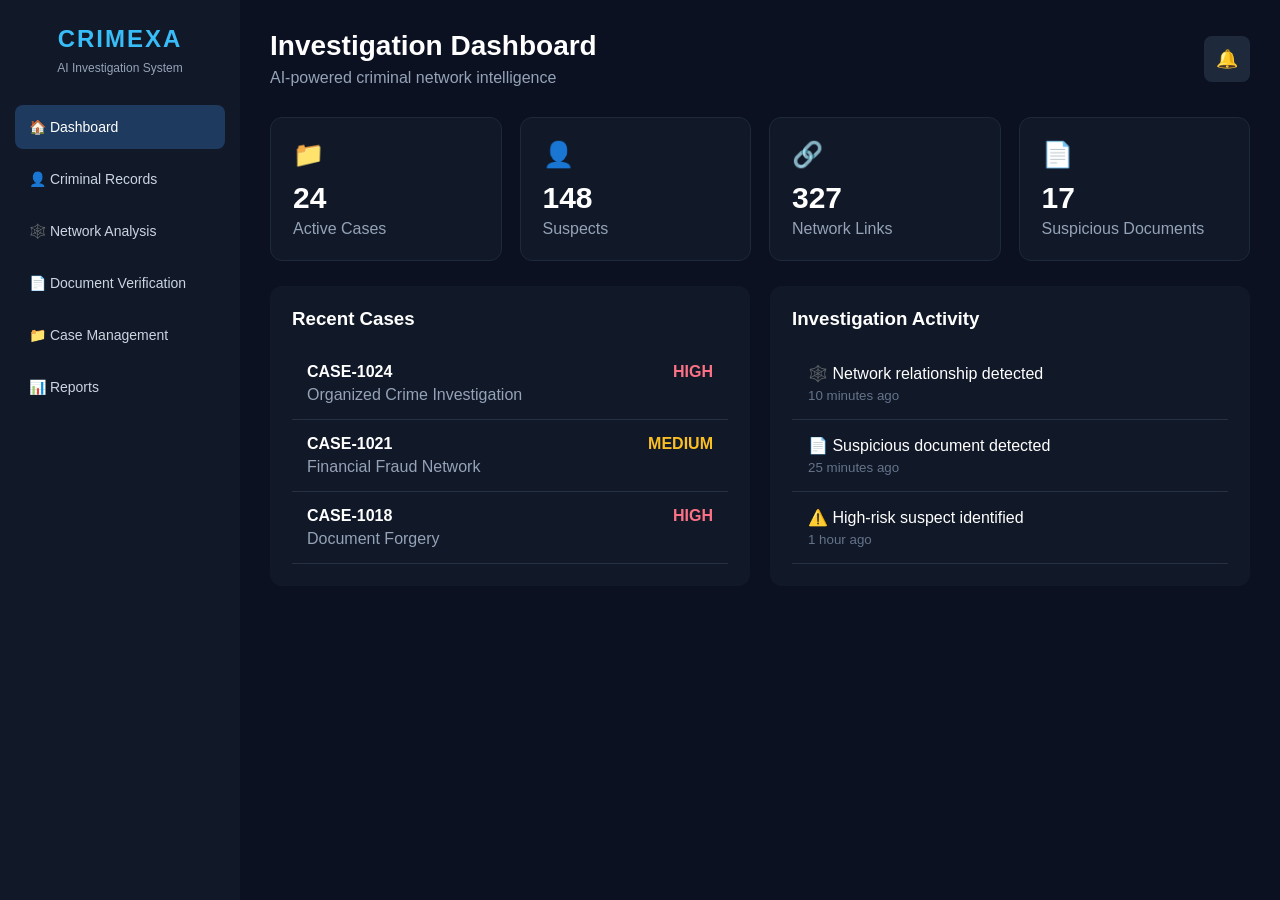
<file: index.html>
<!DOCTYPE html>
<html lang="en">
<head>
    <meta charset="UTF-8">
    <meta name="viewport" content="width=device-width, initial-scale=1.0">
    <title>Crimexa - AI Criminal Network Analysis</title>
    <link rel="stylesheet" href="style.css">
</head>

<body>

<div class="app">

    <!-- SIDEBAR -->
    <aside class="sidebar">
        <h1>CRIMEXA</h1>
        <p class="subtitle">AI Investigation System</p>

        <nav>
            <button class="nav-btn active" onclick="showPage('dashboard-page', this)">🏠 Dashboard</button>
            <button class="nav-btn" onclick="showPage('criminals-page', this)">👤 Criminal Records</button>
            <button class="nav-btn" onclick="showPage('network-page', this)">🕸️ Network Analysis</button>
            <button class="nav-btn" onclick="showPage('documents-page', this)">📄 Document Verification</button>
            <button class="nav-btn" onclick="showPage('cases-page', this)">📁 Case Management</button>
            <button class="nav-btn" onclick="showPage('reports-page', this)">📊 Reports</button>
        </nav>
    </aside>


    <!-- MAIN -->
    <main class="main">

        <!-- DASHBOARD -->
        <section id="dashboard-page" class="page active-page">

            <header>
                <div>
                    <h2>Investigation Dashboard</h2>
                    <p>AI-powered criminal network intelligence</p>
                </div>
                <button class="notification" onclick="showNotification()">🔔</button>
            </header>

            <div class="cards">

                <div class="card clickable" onclick="showPageById('cases-page')">
                    <span>📁</span>
                    <h3>24</h3>
                    <p>Active Cases</p>
                </div>

                <div class="card clickable" onclick="showPageById('criminals-page')">
                    <span>👤</span>
                    <h3>148</h3>
                    <p>Suspects</p>
                </div>

                <div class="card clickable" onclick="showPageById('network-page')">
                    <span>🔗</span>
                    <h3>327</h3>
                    <p>Network Links</p>
                </div>

                <div class="card clickable" onclick="showPageById('documents-page')">
                    <span>📄</span>
                    <h3>17</h3>
                    <p>Suspicious Documents</p>
                </div>

            </div>


            <div class="dashboard-grid">

                <!-- RECENT CASES -->
                <div class="panel">
                    <h3>Recent Cases</h3>

                    <div class="case clickable" onclick="caseDetails('CASE-1024')">
                        <div>
                            <strong>CASE-1024</strong>
                            <p>Organized Crime Investigation</p>
                        </div>
                        <span class="danger">HIGH</span>
                    </div>

                    <div class="case clickable" onclick="caseDetails('CASE-1021')">
                        <div>
                            <strong>CASE-1021</strong>
                            <p>Financial Fraud Network</p>
                        </div>
                        <span class="warning">MEDIUM</span>
                    </div>

                    <div class="case clickable" onclick="caseDetails('CASE-1018')">
                        <div>
                            <strong>CASE-1018</strong>
                            <p>Document Forgery</p>
                        </div>
                        <span class="danger">HIGH</span>
                    </div>
                </div>


                <!-- ACTIVITY -->
                <div class="panel">
                    <h3>Investigation Activity</h3>

                    <div class="activity clickable" onclick="activityInfo('Network Analysis')">
                        🕸️ Network relationship detected
                        <small>10 minutes ago</small>
                    </div>

                    <div class="activity clickable" onclick="activityInfo('Document Verification')">
                        📄 Suspicious document detected
                        <small>25 minutes ago</small>
                    </div>

                    <div class="activity clickable" onclick="activityInfo('Risk Analysis')">
                        ⚠️ High-risk suspect identified
                        <small>1 hour ago</small>
                    </div>
                </div>

            </div>

        </section>


        <!-- CRIMINAL RECORDS -->
        <section id="criminals-page" class="page">

            <h2>Criminal Records</h2>
            <p>Search and analyze suspect information.</p>

            <input type="text" id="suspectSearch"
                   placeholder="Search suspect..."
                   onkeyup="searchSuspects()">

            <div class="table-container">
                <table>
                    <thead>
                        <tr>
                            <th>ID</th>
                            <th>Name</th>
                            <th>Location</th>
                            <th>Cases</th>
                            <th>Risk</th>
                            <th>Status</th>
                        </tr>
                    </thead>

                    <tbody id="suspectTable">
                        <tr>
                            <td>S001</td>
                            <td>Arjun Mehta</td>
                            <td>Indore</td>
                            <td>5</td>
                            <td class="danger">HIGH</td>
                            <td>Under Investigation</td>
                        </tr>

                        <tr>
                            <td>S002</td>
                            <td>Rohan Verma</td>
                            <td>Bhopal</td>
                            <td>3</td>
                            <td class="warning">MEDIUM</td>
                            <td>Monitoring</td>
                        </tr>

                        <tr>
                            <td>S003</td>
                            <td>Sameer Khan</td>
                            <td>Delhi</td>
                            <td>7</td>
                            <td class="danger">HIGH</td>
                            <td>Under Investigation</td>
                        </tr>

                        <tr>
                            <td>S004</td>
                            <td>Neha Sharma</td>
                            <td>Mumbai</td>
                            <td>2</td>
                            <td>LOW</td>
                            <td>Cleared</td>
                        </tr>
                    </tbody>
                </table>
            </div>

        </section>


        <!-- NETWORK -->
        <section id="network-page" class="page">

            <h2>Network Analysis</h2>
            <p>Interactive relationship analysis between suspects.</p>

            <div class="network-box">

                <svg viewBox="0 0 800 500">

                    <line x1="400" y1="250" x2="180" y2="120"></line>
                    <line x1="400" y1="250" x2="620" y2="120"></line>
                    <line x1="400" y1="250" x2="180" y2="380"></line>
                    <line x1="400" y1="250" x2="620" y2="380"></line>

                    <circle cx="400" cy="250" r="55"
                            onclick="nodeInfo('Arjun Mehta')"></circle>

                    <circle cx="180" cy="120" r="40"
                            onclick="nodeInfo('Rohan Verma')"></circle>

                    <circle cx="620" cy="120" r="40"
                            onclick="nodeInfo('Sameer Khan')"></circle>

                    <circle cx="180" cy="380" r="40"
                            onclick="nodeInfo('Vikram Singh')"></circle>

                    <circle cx="620" cy="380" r="40"
                            onclick="nodeInfo('Neha Sharma')"></circle>

                    <text x="400" y="255">ARJUN</text>
                    <text x="180" y="125">ROHAN</text>
                    <text x="620" y="125">SAMEER</text>
                    <text x="180" y="385">VIKRAM</text>
                    <text x="620" y="385">NEHA</text>

                </svg>

            </div>

        </section>


        <!-- DOCUMENTS -->
        <section id="documents-page" class="page">

            <h2>Document Verification</h2>
            <p>AI-assisted suspicious document detection.</p>

            <div class="upload-box">
                <input type="file" id="documentInput" accept="image/*,.pdf">

                <button onclick="analyzeDocument()">
                    🔍 Analyze Document
                </button>

                <div id="documentResult"></div>
            </div>

        </section>


        <!-- CASES -->
        <section id="cases-page" class="page">

            <h2>Case Management</h2>
            <p>Manage ongoing investigation cases.</p>

            <div class="case-grid">

                <div class="case-card clickable" onclick="caseDetails('CASE-1024')">
                    <h3>CASE-1024</h3>
                    <p>Organized Crime Investigation</p>
                    <span class="danger">HIGH RISK</span>
                </div>

                <div class="case-card clickable" onclick="caseDetails('CASE-1021')">
                    <h3>CASE-1021</h3>
                    <p>Financial Fraud Network</p>
                    <span class="warning">MEDIUM RISK</span>
                </div>

                <div class="case-card clickable" onclick="caseDetails('CASE-1018')">
                    <h3>CASE-1018</h3>
                    <p>Document Forgery</p>
                    <span class="danger">HIGH RISK</span>
                </div>

            </div>

        </section>


        <!-- REPORTS -->
        <section id="reports-page" class="page">

            <h2>Reports</h2>
            <p>Generate investigation summary reports.</p>

            <div class="report-box">
                <h3>Investigation Report</h3>
                <p>Generate a demo AI investigation report.</p>

                <button onclick="generateReport()">
                    📊 Generate Report
                </button>

                <div id="reportResult"></div>
            </div>

        </section>

    </main>

</div>

<script src="script.js"></script>

</body>
</html>
</file>
<file: style.css>
* {
    box-sizing: border-box;
    margin: 0;
    padding: 0;
    font-family: Arial, sans-serif;
}

body {
    background: #0b1120;
    color: white;
}

.app {
    display: flex;
    min-height: 100vh;
}

/* SIDEBAR */

.sidebar {
    width: 240px;
    background: #111827;
    padding: 25px 15px;
    position: fixed;
    height: 100vh;
}

.sidebar h1 {
    text-align: center;
    color: #38bdf8;
    letter-spacing: 2px;
}

.subtitle {
    text-align: center;
    color: #94a3b8;
    font-size: 12px;
    margin: 8px 0 30px;
}

nav {
    display: flex;
    flex-direction: column;
    gap: 8px;
}

.nav-btn {
    border: none;
    background: transparent;
    color: #cbd5e1;
    padding: 14px;
    text-align: left;
    border-radius: 8px;
    cursor: pointer;
    font-size: 14px;
}

.nav-btn:hover,
.nav-btn.active {
    background: #1e3a5f;
    color: white;
}

/* MAIN */

.main {
    margin-left: 240px;
    padding: 30px;
    width: calc(100% - 240px);
}

.page {
    display: none;
}

.active-page {
    display: block;
}

header {
    display: flex;
    justify-content: space-between;
    align-items: center;
    margin-bottom: 30px;
}

header h2,
.page h2 {
    font-size: 28px;
}

header p,
.page > p {
    color: #94a3b8;
    margin-top: 7px;
}

.notification {
    border: none;
    background: #1e293b;
    color: white;
    padding: 12px;
    border-radius: 8px;
    cursor: pointer;
    font-size: 18px;
}

/* CARDS */

.cards {
    display: grid;
    grid-template-columns: repeat(4, 1fr);
    gap: 18px;
    margin-bottom: 25px;
}

.card {
    background: #111827;
    padding: 22px;
    border-radius: 12px;
    border: 1px solid #1e293b;
}

.card span {
    font-size: 25px;
}

.card h3 {
    font-size: 30px;
    margin: 12px 0 5px;
}

.card p {
    color: #94a3b8;
}

.clickable {
    cursor: pointer;
    transition: 0.2s;
}

.clickable:hover {
    transform: translateY(-3px);
    border-color: #38bdf8;
}

/* DASHBOARD */

.dashboard-grid {
    display: grid;
    grid-template-columns: 1fr 1fr;
    gap: 20px;
}

.panel {
    background: #111827;
    padding: 22px;
    border-radius: 12px;
}

.panel h3 {
    margin-bottom: 18px;
}

.case {
    display: flex;
    justify-content: space-between;
    padding: 15px;
    border-bottom: 1px solid #263244;
}

.case p {
    color: #94a3b8;
    margin-top: 5px;
}

.activity {
    padding: 16px;
    border-bottom: 1px solid #263244;
}

.activity small {
    display: block;
    color: #64748b;
    margin-top: 5px;
}

.danger {
    color: #fb7185;
    font-weight: bold;
}

.warning {
    color: #fbbf24;
    font-weight: bold;
}

/* TABLE */

input[type="text"] {
    margin: 25px 0;
    width: 100%;
    max-width: 500px;
    padding: 13px;
    background: #111827;
    border: 1px solid #334155;
    border-radius: 8px;
    color: white;
}

.table-container {
    overflow-x: auto;
}

table {
    width: 100%;
    border-collapse: collapse;
    background: #111827;
    border-radius: 10px;
    overflow: hidden;
}

th,
td {
    padding: 16px;
    text-align: left;
    border-bottom: 1px solid #263244;
}

th {
    color: #38bdf8;
}

/* NETWORK */

.network-box {
    margin-top: 25px;
    background: #111827;
    border-radius: 12px;
    padding: 20px;
}

svg {
    width: 100%;
    height: 500px;
}

svg line {
    stroke: #475569;
    stroke-width: 3;
}

svg circle {
    fill: #1e3a5f;
    stroke: #38bdf8;
    stroke-width: 3;
    cursor: pointer;
}

svg circle:hover {
    fill: #2563eb;
}

svg text {
    fill: white;
    text-anchor: middle;
    font-size: 13px;
    pointer-events: none;
}

/* DOCUMENT */

.upload-box,
.report-box {
    background: #111827;
    padding: 30px;
    margin-top: 25px;
    border-radius: 12px;
}

button {
    cursor: pointer;
}

.upload-box button,
.report-box button {
    display: block;
    margin-top: 20px;
    padding: 12px 20px;
    border: none;
    border-radius: 7px;
    background: #2563eb;
    color: white;
}

#documentResult,
#reportResult {
    margin-top: 20px;
    padding: 15px;
}

/* CASES */

.case-grid {
    display: grid;
    grid-template-columns: repeat(3, 1fr);
    gap: 20px;
    margin-top: 25px;
}

.case-card {
    background: #111827;
    padding: 25px;
    border-radius: 12px;
    border: 1px solid #1e293b;
}

.case-card p {
    color: #94a3b8;
    margin: 12px 0;
}

/* MOBILE */

@media (max-width: 900px) {

    .sidebar {
        width: 190px;
    }

    .main {
        margin-left: 190px;
        width: calc(100% - 190px);
    }

    .cards {
        grid-template-columns: repeat(2, 1fr);
    }

    .case-grid {
        grid-template-columns: 1fr;
    }
}
</file>
<file: Crimexa/style.css>
* {
    box-sizing: border-box;
    margin: 0;
    padding: 0;
    font-family: Arial, sans-serif;
}

body {
    background: #0b1120;
    color: white;
}

.app {
    display: flex;
    min-height: 100vh;
}

/* SIDEBAR */

.sidebar {
    width: 240px;
    background: #111827;
    padding: 25px 15px;
    position: fixed;
    height: 100vh;
}

.sidebar h1 {
    text-align: center;
    color: #38bdf8;
    letter-spacing: 2px;
}

.subtitle {
    text-align: center;
    color: #94a3b8;
    font-size: 12px;
    margin: 8px 0 30px;
}

nav {
    display: flex;
    flex-direction: column;
    gap: 8px;
}

.nav-btn {
    border: none;
    background: transparent;
    color: #cbd5e1;
    padding: 14px;
    text-align: left;
    border-radius: 8px;
    cursor: pointer;
    font-size: 14px;
}

.nav-btn:hover,
.nav-btn.active {
    background: #1e3a5f;
    color: white;
}

/* MAIN */

.main {
    margin-left: 240px;
    padding: 30px;
    width: calc(100% - 240px);
}

.page {
    display: none;
}

.active-page {
    display: block;
}

header {
    display: flex;
    justify-content: space-between;
    align-items: center;
    margin-bottom: 30px;
}

header h2,
.page h2 {
    font-size: 28px;
}

header p,
.page > p {
    color: #94a3b8;
    margin-top: 7px;
}

.notification {
    border: none;
    background: #1e293b;
    color: white;
    padding: 12px;
    border-radius: 8px;
    cursor: pointer;
    font-size: 18px;
}

/* CARDS */

.cards {
    display: grid;
    grid-template-columns: repeat(4, 1fr);
    gap: 18px;
    margin-bottom: 25px;
}

.card {
    background: #111827;
    padding: 22px;
    border-radius: 12px;
    border: 1px solid #1e293b;
}

.card span {
    font-size: 25px;
}

.card h3 {
    font-size: 30px;
    margin: 12px 0 5px;
}

.card p {
    color: #94a3b8;
}

.clickable {
    cursor: pointer;
    transition: 0.2s;
}

.clickable:hover {
    transform: translateY(-3px);
    border-color: #38bdf8;
}

/* DASHBOARD */

.dashboard-grid {
    display: grid;
    grid-template-columns: 1fr 1fr;
    gap: 20px;
}

.panel {
    background: #111827;
    padding: 22px;
    border-radius: 12px;
}

.panel h3 {
    margin-bottom: 18px;
}

.case {
    display: flex;
    justify-content: space-between;
    padding: 15px;
    border-bottom: 1px solid #263244;
}

.case p {
    color: #94a3b8;
    margin-top: 5px;
}

.activity {
    padding: 16px;
    border-bottom: 1px solid #263244;
}

.activity small {
    display: block;
    color: #64748b;
    margin-top: 5px;
}

.danger {
    color: #fb7185;
    font-weight: bold;
}

.warning {
    color: #fbbf24;
    font-weight: bold;
}

/* TABLE */

input[type="text"] {
    margin: 25px 0;
    width: 100%;
    max-width: 500px;
    padding: 13px;
    background: #111827;
    border: 1px solid #334155;
    border-radius: 8px;
    color: white;
}

.table-container {
    overflow-x: auto;
}

table {
    width: 100%;
    border-collapse: collapse;
    background: #111827;
    border-radius: 10px;
    overflow: hidden;
}

th,
td {
    padding: 16px;
    text-align: left;
    border-bottom: 1px solid #263244;
}

th {
    color: #38bdf8;
}

/* NETWORK */

.network-box {
    margin-top: 25px;
    background: #111827;
    border-radius: 12px;
    padding: 20px;
}

svg {
    width: 100%;
    height: 500px;
}

svg line {
    stroke: #475569;
    stroke-width: 3;
}

svg circle {
    fill: #1e3a5f;
    stroke: #38bdf8;
    stroke-width: 3;
    cursor: pointer;
}

svg circle:hover {
    fill: #2563eb;
}

svg text {
    fill: white;
    text-anchor: middle;
    font-size: 13px;
    pointer-events: none;
}

/* DOCUMENT */

.upload-box,
.report-box {
    background: #111827;
    padding: 30px;
    margin-top: 25px;
    border-radius: 12px;
}

button {
    cursor: pointer;
}

.upload-box button,
.report-box button {
    display: block;
    margin-top: 20px;
    padding: 12px 20px;
    border: none;
    border-radius: 7px;
    background: #2563eb;
    color: white;
}

#documentResult,
#reportResult {
    margin-top: 20px;
    padding: 15px;
}

/* CASES */

.case-grid {
    display: grid;
    grid-template-columns: repeat(3, 1fr);
    gap: 20px;
    margin-top: 25px;
}

.case-card {
    background: #111827;
    padding: 25px;
    border-radius: 12px;
    border: 1px solid #1e293b;
}

.case-card p {
    color: #94a3b8;
    margin: 12px 0;
}

/* MOBILE */

@media (max-width: 900px) {

    .sidebar {
        width: 190px;
    }

    .main {
        margin-left: 190px;
        width: calc(100% - 190px);
    }

    .cards {
        grid-template-columns: repeat(2, 1fr);
    }

    .case-grid {
        grid-template-columns: 1fr;
    }
}
</file>
